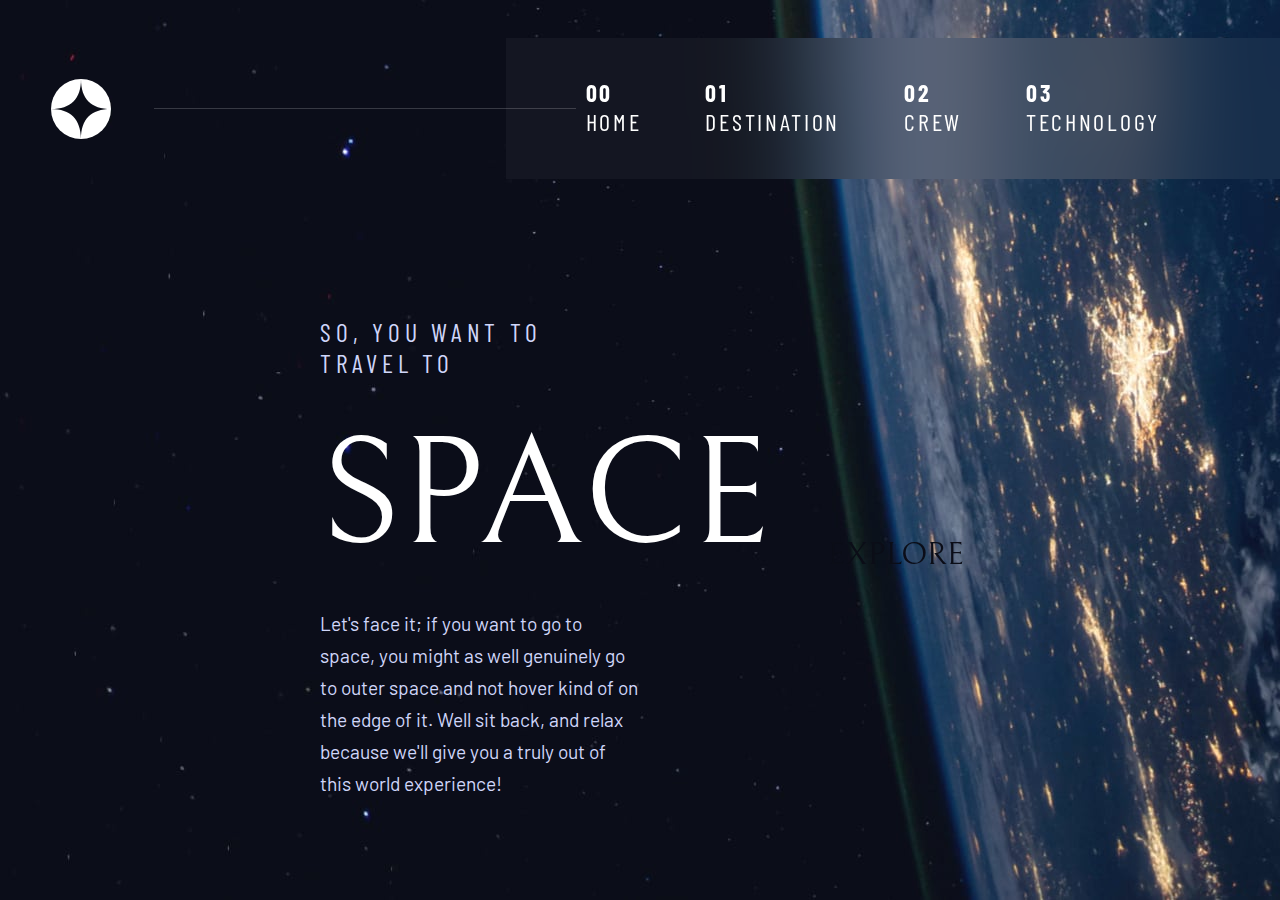
<file: index.html>
<!DOCTYPE html>
<html lang="en">
  <head>
    <meta charset="UTF-8" />
    <meta name="viewport" content="width=device-width, initial-scale=1.0" />
    <link rel="stylesheet" href="styles.css" />
    <title>Frontend Mentor | Space tourism website</title>
  </head>
  <body class="background-img">
    <header>
      <img
        id="logo"
        alt="ova logo with a star inside"
        src="starter-code/assets/shared/logo.svg"
      />
      <div id="line"></div>
      <nav roles="navigation">
        <!-- replace with the link -->
        <a class="nav-text" href="#" target="_blank" title="home"
          ><span id="bold-nav">00</span> Home</a
        >
        <a class="nav-text" href="#" target="_blank" title="destination"
          ><span id="bold-nav">01</span> Destination</a
        >
        <a class="nav-text" href="#" target="_blank" title="crew"
          ><span id="bold-nav">02</span> Crew</a
        >
        <a class="nav-text" href="#" target="_blank" title technology
          ><span id="bold-nav">03</span> Technology</a
        >
      </nav>
    </header>
    <main class="index-container">
      <div class="text-container">
        <p class="text-cap">So, you want to travel to</p>
        <h1 class="title-large">Space</h1>
        <p class="texts-normal">
          Let's face it; if you want to go to space, you might as well genuinely
          go to outer space and not hover kind of on the edge of it. Well sit
          back, and relax because we'll give you a truly out of this world
          experience!
        </p>
      </div>
      <div class="btn-container">
        <div class="btn">
          Explore
          <div class="btn-active"></div>
        </div>
      </div>
    </main>
  </body>
</html>
</file>
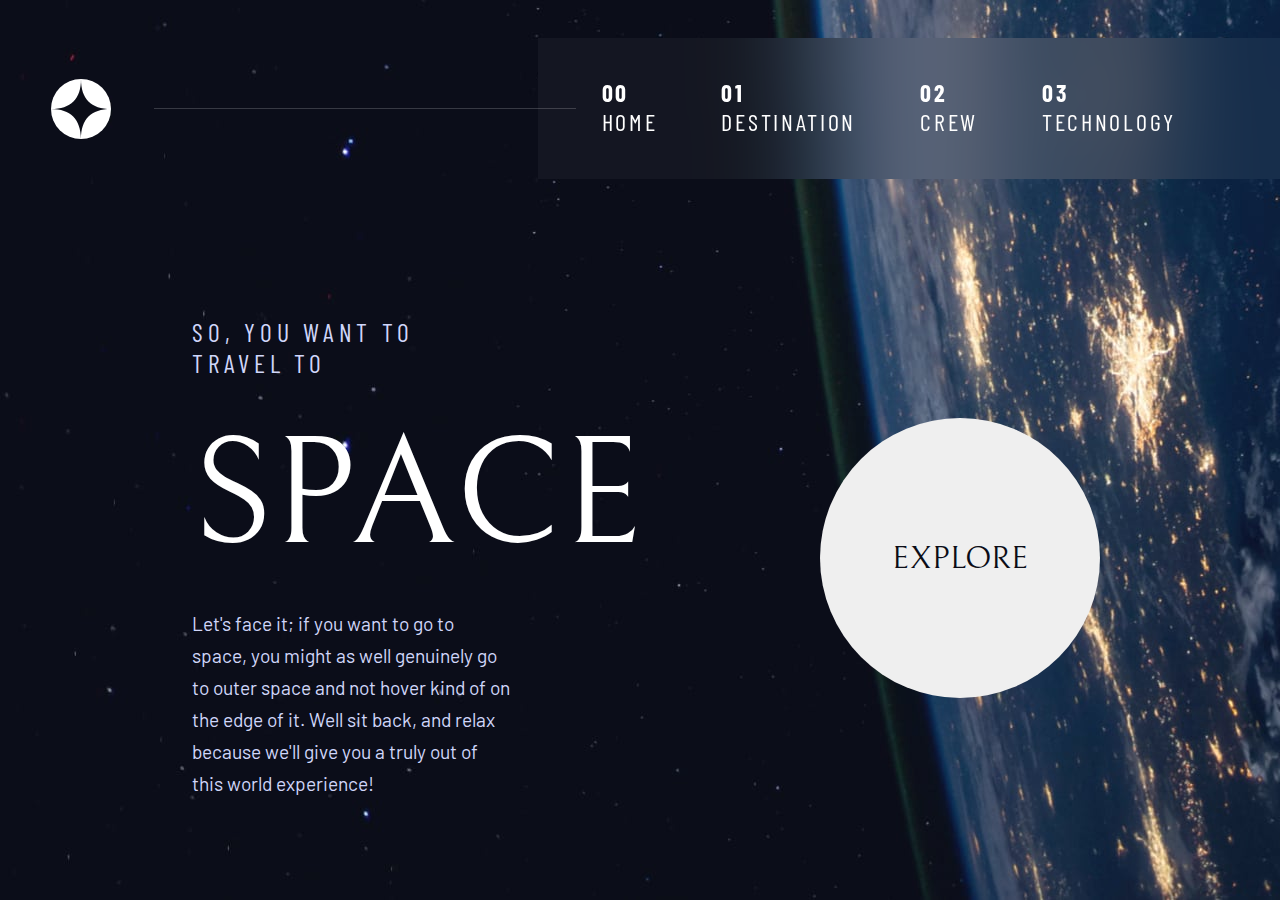
<file: starter-code/index.html>
<!DOCTYPE html>
<html lang="en">
  <head>
    <meta charset="UTF-8" />
    <meta name="viewport" content="width=device-width, initial-scale=1.0" />
    <link rel="stylesheet" href="styles.css" />
    <title>Frontend Mentor | Space tourism website</title>
  </head>
  <body class="background-img">
    <header>
      <img
        id="logo"
        alt="ova logo with a star inside"
        src="assets/shared/logo.svg"
      />
      <div id="line"></div>
      <nav roles="navigation">
        <!-- replace with the link -->
        <a class="nav-text" href="#" target="_blank" title="home"
          ><span id="bold-nav">00</span> Home</a
        >
        <a class="nav-text" href="#" target="_blank" title="destination"
          ><span id="bold-nav">01</span> Destination</a
        >
        <a class="nav-text" href="#" target="_blank" title="crew"
          ><span id="bold-nav">02</span> Crew</a
        >
        <a class="nav-text" href="#" target="_blank" title technology
          ><span id="bold-nav">03</span> Technology</a
        >
      </nav>
    </header>
    <main class="index-container">
      <div class="text-container">
        <p class="text-cap">So, you want to travel to</p>
        <h1 class="title-large">Space</h1>
        <p class="texts-normal">
          Let's face it; if you want to go to space, you might as well genuinely
          go to outer space and not hover kind of on the edge of it. Well sit
          back, and relax because we'll give you a truly out of this world
          experience!
        </p>
      </div>
      <div class="button-container">
        <button class="btn">Explore</button>
        <span class="btn-active"></span>
      </div>
    </main>
  </body>
</html>
</file>
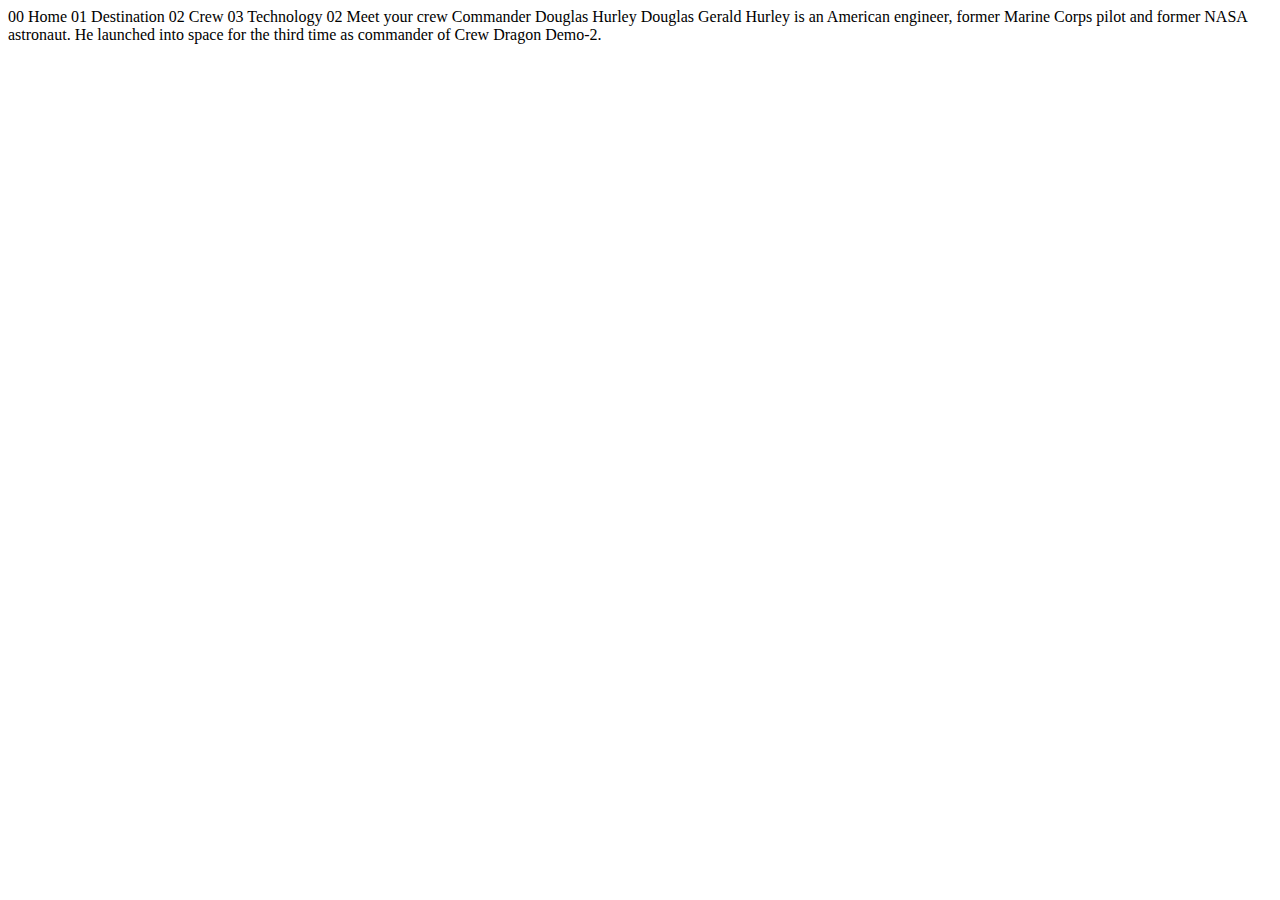
<file: starter-code/crew-commander.html>
<!DOCTYPE html>
<html lang="en">
<head>
  <meta charset="UTF-8">
  <meta name="viewport" content="width=device-width, initial-scale=1.0">

  <link rel="icon" type="image/png" sizes="32x32" href="./assets/favicon-32x32.png">
  
  <title>Frontend Mentor | Space tourism website</title>
</head>
<body>

  00 Home
  01 Destination
  02 Crew
  03 Technology

  02 Meet your crew

  Commander
  Douglas Hurley

  Douglas Gerald Hurley is an American engineer, former Marine Corps pilot 
  and former NASA astronaut. He launched into space for the third time as 
  commander of Crew Dragon Demo-2.
</body>
</html>
</file>
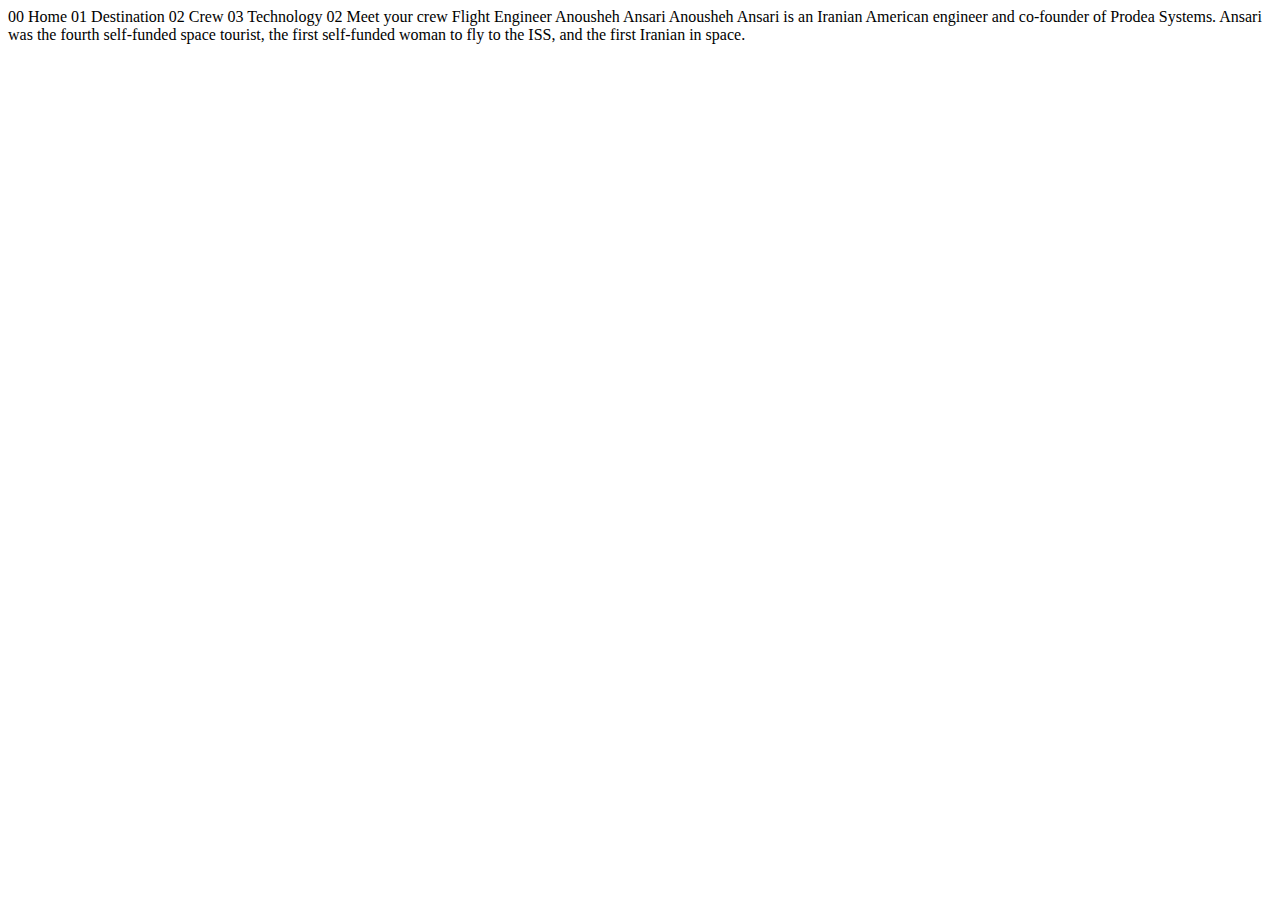
<file: starter-code/crew-engineer.html>
<!DOCTYPE html>
<html lang="en">
<head>
  <meta charset="UTF-8">
  <meta name="viewport" content="width=device-width, initial-scale=1.0">

  <link rel="icon" type="image/png" sizes="32x32" href="./assets/favicon-32x32.png">
  
  <title>Frontend Mentor | Space tourism website</title>
</head>
<body>

  00 Home
  01 Destination
  02 Crew
  03 Technology

  02 Meet your crew

  Flight Engineer
  Anousheh Ansari

  Anousheh Ansari is an Iranian American engineer and co-founder of Prodea Systems. 
  Ansari was the fourth self-funded space tourist, the first self-funded woman to 
  fly to the ISS, and the first Iranian in space. 
</body>
</html>
</file>
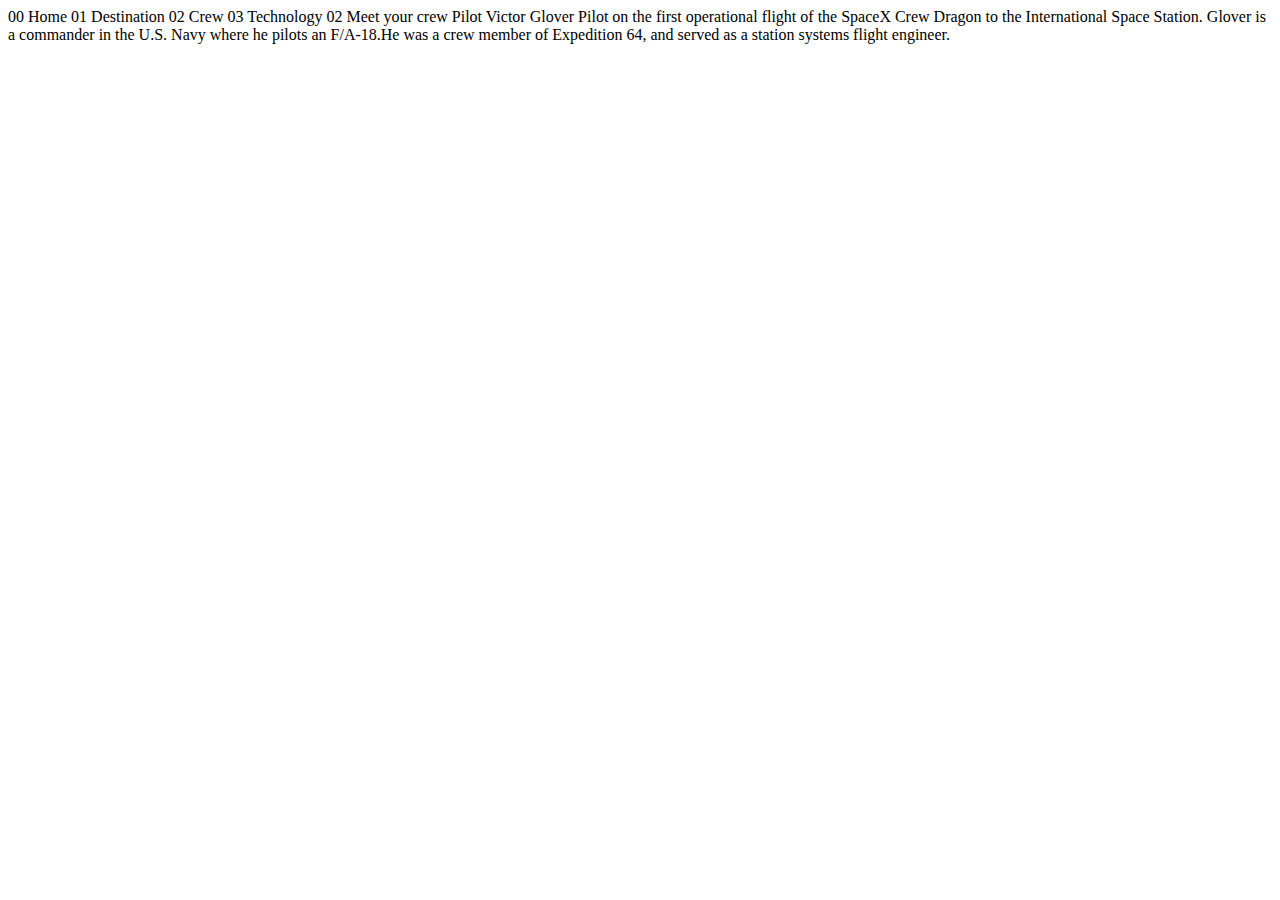
<file: starter-code/crew-pilot.html>
<!DOCTYPE html>
<html lang="en">
<head>
  <meta charset="UTF-8">
  <meta name="viewport" content="width=device-width, initial-scale=1.0">

  <link rel="icon" type="image/png" sizes="32x32" href="./assets/favicon-32x32.png">
  
  <title>Frontend Mentor | Space tourism website</title>
</head>
<body>

  00 Home
  01 Destination
  02 Crew
  03 Technology

  02 Meet your crew

  Pilot
  Victor Glover

  Pilot on the first operational flight of the SpaceX Crew Dragon to the 
  International Space Station. Glover is a commander in the U.S. Navy where 
  he pilots an F/A-18.He was a crew member of Expedition 64, and served as a 
  station systems flight engineer. 
</body>
</html>
</file>
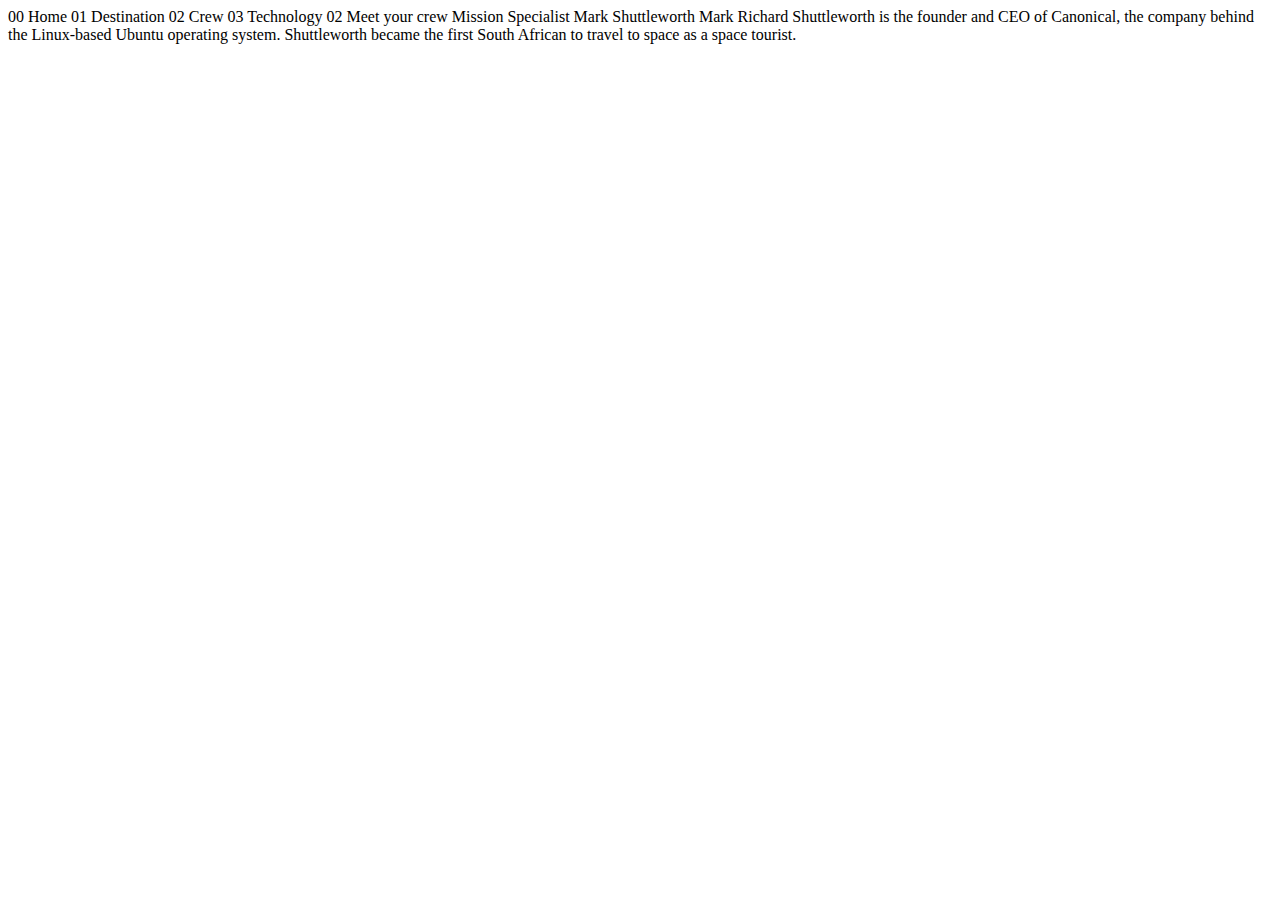
<file: starter-code/crew-specialist.html>
<!DOCTYPE html>
<html lang="en">
<head>
  <meta charset="UTF-8">
  <meta name="viewport" content="width=device-width, initial-scale=1.0">

  <link rel="icon" type="image/png" sizes="32x32" href="./assets/favicon-32x32.png">
  
  <title>Frontend Mentor | Space tourism website</title>
</head>
<body>

  00 Home
  01 Destination
  02 Crew
  03 Technology

  02 Meet your crew

  Mission Specialist
  Mark Shuttleworth

  Mark Richard Shuttleworth is the founder and CEO of Canonical, the company behind 
  the Linux-based Ubuntu operating system. Shuttleworth became the first South 
  African to travel to space as a space tourist.
</body>
</html>
</file>
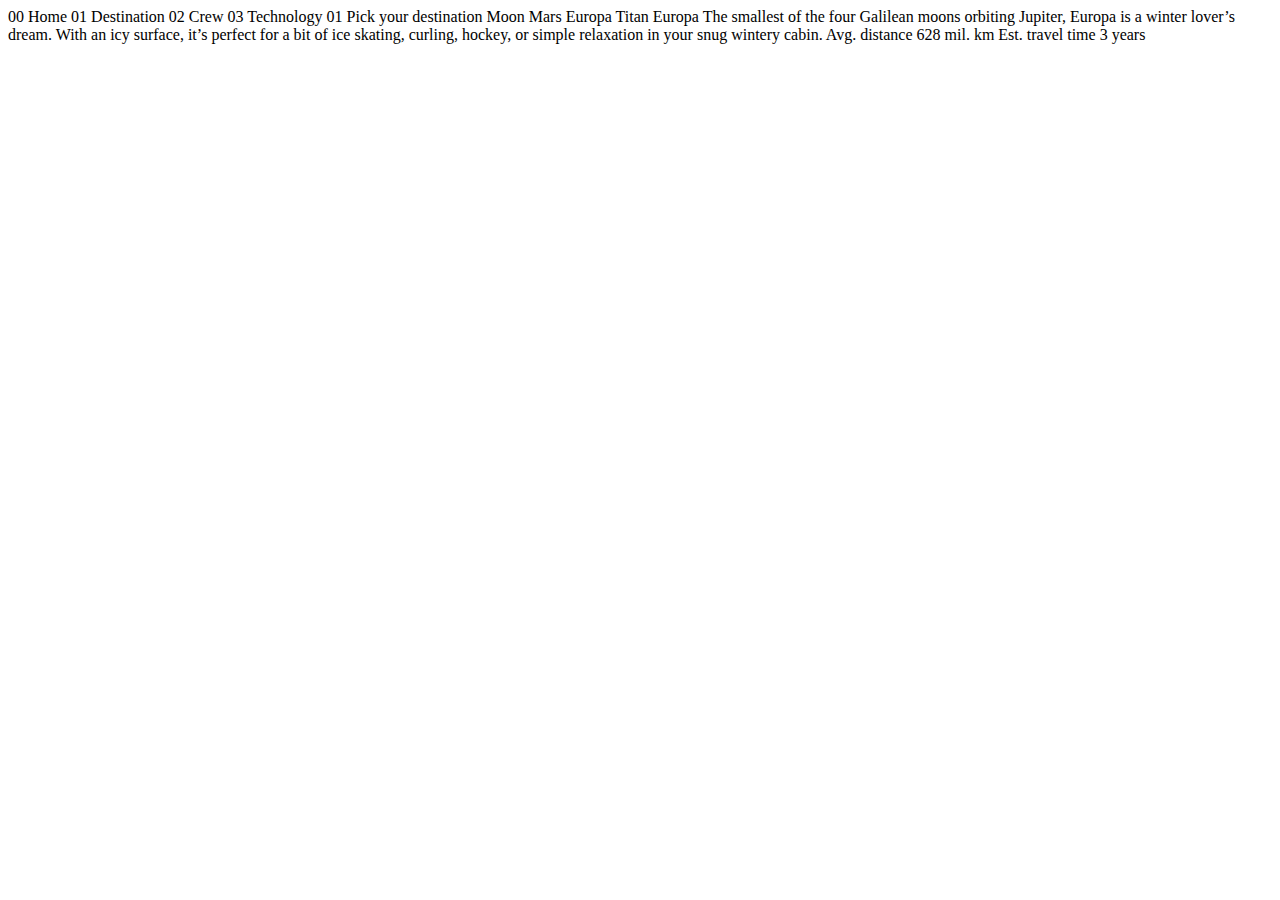
<file: starter-code/destination-europa.html>
<!DOCTYPE html>
<html lang="en">
<head>
  <meta charset="UTF-8">
  <meta name="viewport" content="width=device-width, initial-scale=1.0">

  <link rel="icon" type="image/png" sizes="32x32" href="./assets/favicon-32x32.png">
  
  <title>Frontend Mentor | Space tourism website</title>
</head>
<body>

  00 Home
  01 Destination
  02 Crew
  03 Technology

  01 Pick your destination

  Moon
  Mars
  Europa
  Titan

  Europa

  The smallest of the four Galilean moons orbiting Jupiter, Europa is a 
  winter lover’s dream. With an icy surface, it’s perfect for a bit of 
  ice skating, curling, hockey, or simple relaxation in your snug 
  wintery cabin.

  Avg. distance
  628 mil. km

  Est. travel time
  3 years
</body>
</html>
</file>
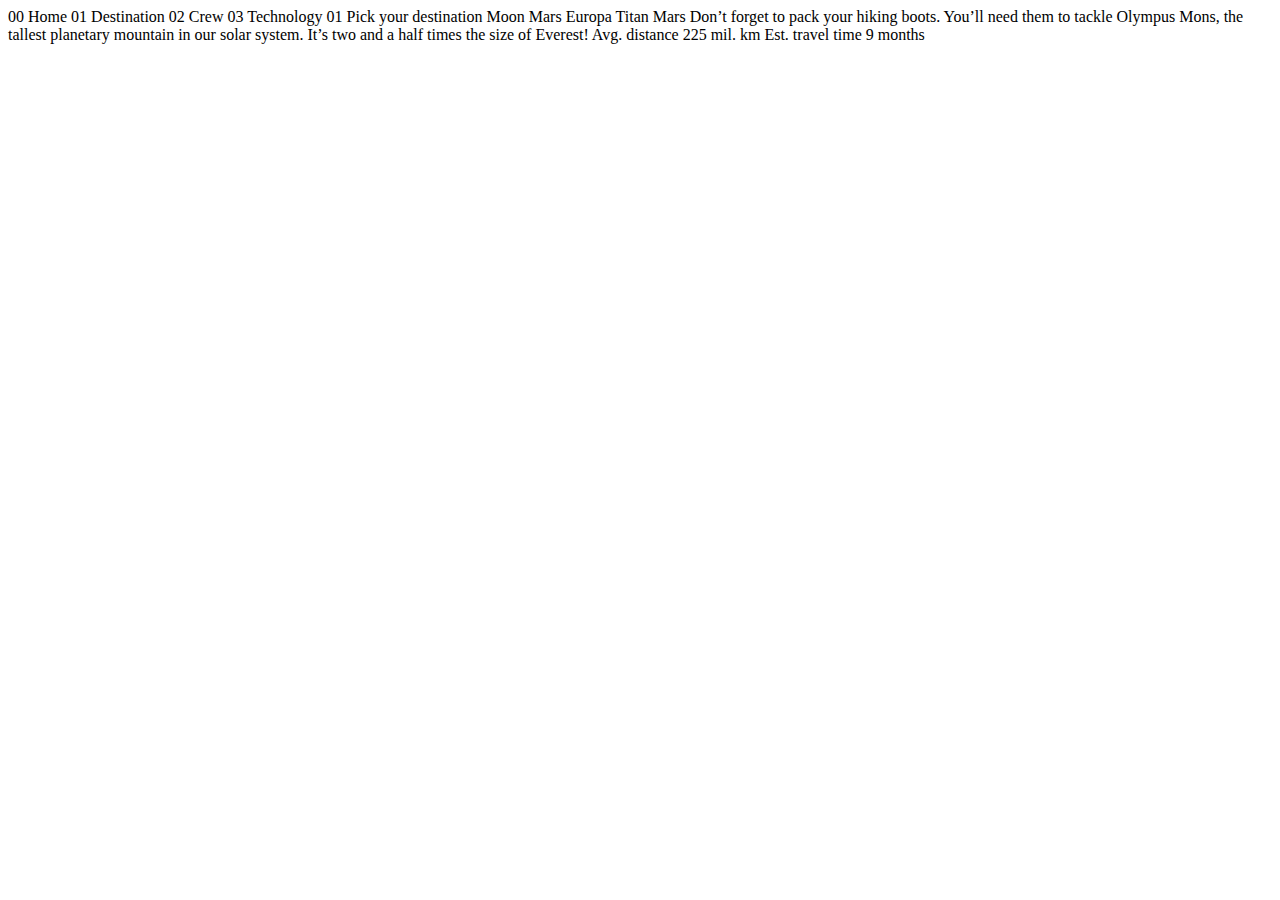
<file: starter-code/destination-mars.html>
<!DOCTYPE html>
<html lang="en">
<head>
  <meta charset="UTF-8">
  <meta name="viewport" content="width=device-width, initial-scale=1.0">

  <link rel="icon" type="image/png" sizes="32x32" href="./assets/favicon-32x32.png">
  
  <title>Frontend Mentor | Space tourism website</title>
</head>
<body>

  00 Home
  01 Destination
  02 Crew
  03 Technology

  01 Pick your destination

  Moon
  Mars
  Europa
  Titan

  Mars

  Don’t forget to pack your hiking boots. You’ll need them to tackle Olympus Mons, 
  the tallest planetary mountain in our solar system. It’s two and a half times 
  the size of Everest!

  Avg. distance
  225 mil. km

  Est. travel time
  9 months
</body>
</html>
</file>
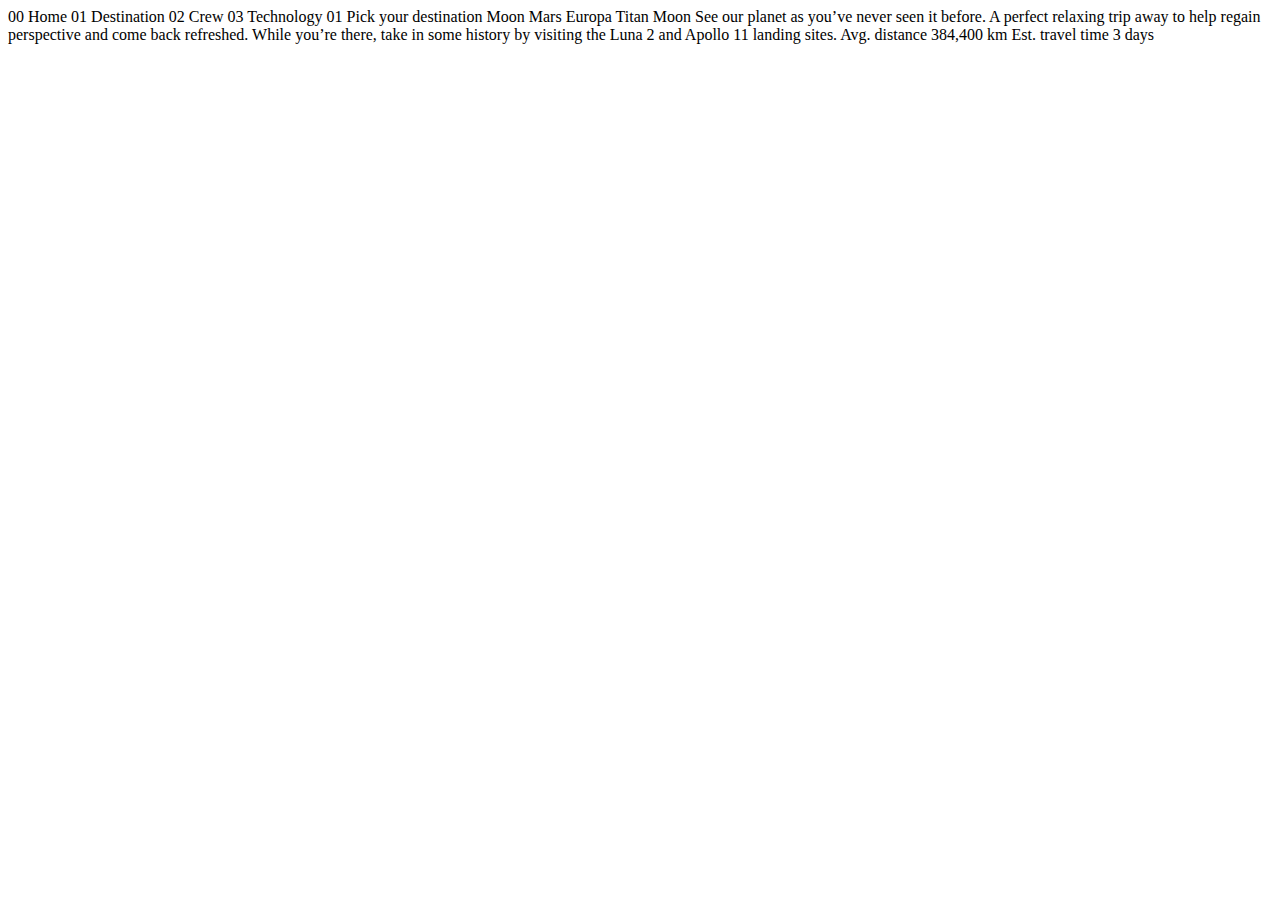
<file: starter-code/destination-moon.html>
<!DOCTYPE html>
<html lang="en">
<head>
  <meta charset="UTF-8">
  <meta name="viewport" content="width=device-width, initial-scale=1.0">

  <link rel="icon" type="image/png" sizes="32x32" href="./assets/favicon-32x32.png">
  
  <title>Frontend Mentor | Space tourism website</title>
</head>
<body>

  00 Home
  01 Destination
  02 Crew
  03 Technology

  01 Pick your destination

  Moon
  Mars
  Europa
  Titan

  Moon

  See our planet as you’ve never seen it before. A perfect relaxing trip away to help 
  regain perspective and come back refreshed. While you’re there, take in some history 
  by visiting the Luna 2 and Apollo 11 landing sites.

  Avg. distance
  384,400 km

  Est. travel time
  3 days
</body>
</html>
</file>
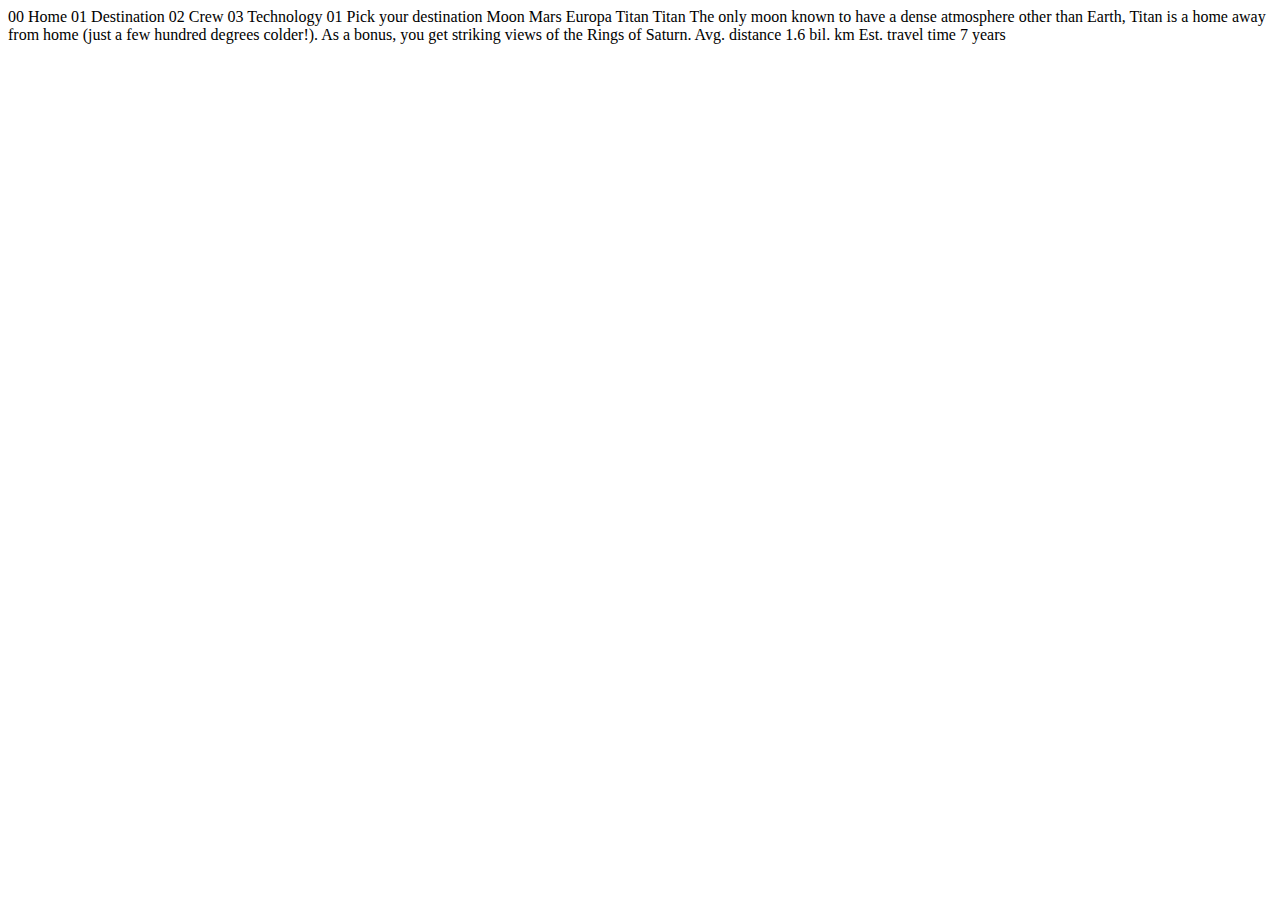
<file: starter-code/destination-titan.html>
<!DOCTYPE html>
<html lang="en">
<head>
  <meta charset="UTF-8">
  <meta name="viewport" content="width=device-width, initial-scale=1.0">

  <link rel="icon" type="image/png" sizes="32x32" href="./assets/favicon-32x32.png">
  
  <title>Frontend Mentor | Space tourism website</title>
</head>
<body>

  00 Home
  01 Destination
  02 Crew
  03 Technology

  01 Pick your destination

  Moon
  Mars
  Europa
  Titan

  Titan

  The only moon known to have a dense atmosphere other than Earth, Titan 
  is a home away from home (just a few hundred degrees colder!). As a 
  bonus, you get striking views of the Rings of Saturn.

  Avg. distance
  1.6 bil. km

  Est. travel time
  7 years
</body>
</html>
</file>
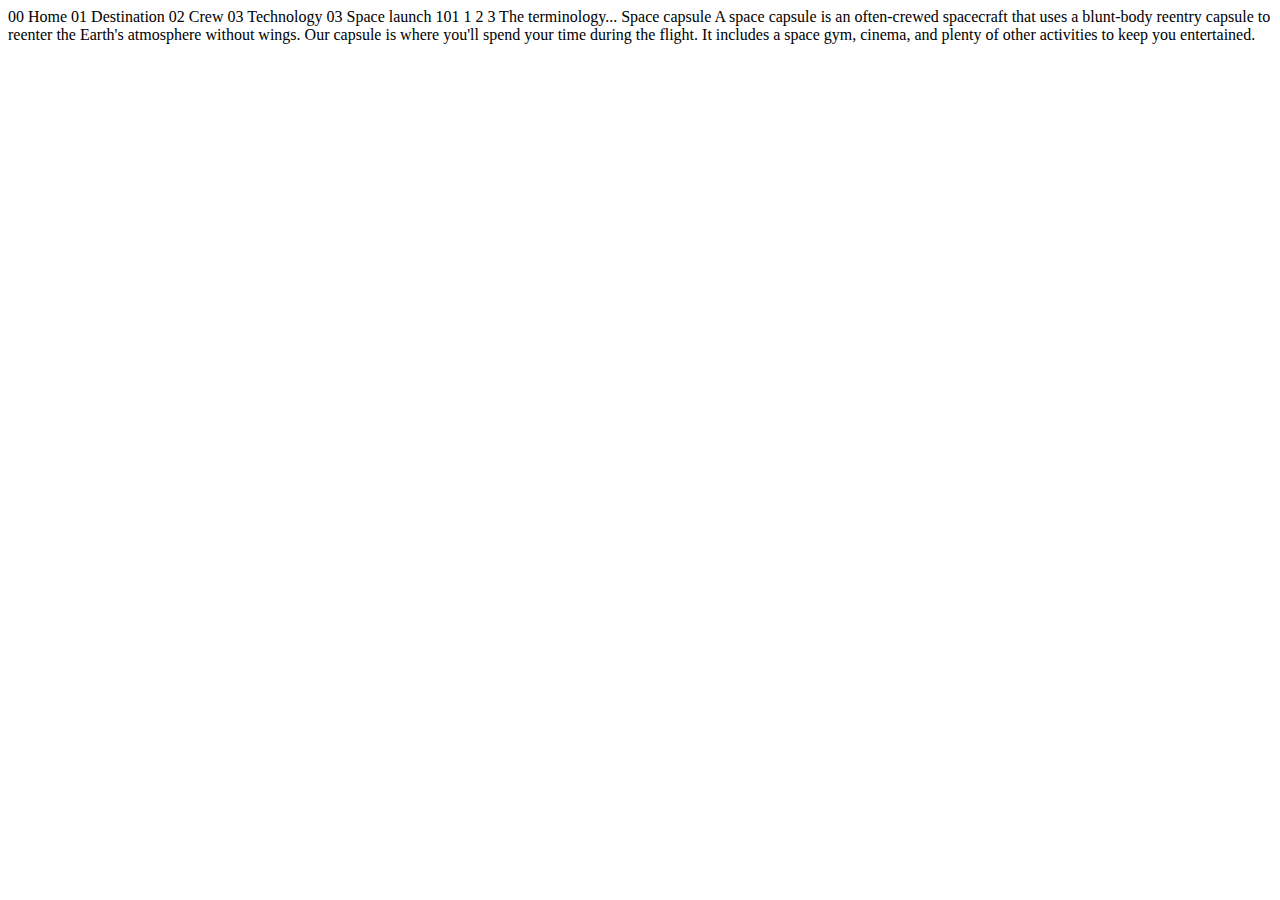
<file: starter-code/technology-capsule.html>
<!DOCTYPE html>
<html lang="en">
<head>
  <meta charset="UTF-8">
  <meta name="viewport" content="width=device-width, initial-scale=1.0">

  <link rel="icon" type="image/png" sizes="32x32" href="./assets/favicon-32x32.png">
  
  <title>Frontend Mentor | Space tourism website</title>
</head>
<body>

  00 Home
  01 Destination
  02 Crew
  03 Technology

  03 Space launch 101

  1
  2
  3

  The terminology...
  Space capsule

  A space capsule is an often-crewed spacecraft that uses a blunt-body reentry 
  capsule to reenter the Earth's atmosphere without wings. Our capsule is where 
  you'll spend your time during the flight. It includes a space gym, cinema, 
  and plenty of other activities to keep you entertained.
</body>
</html>
</file>
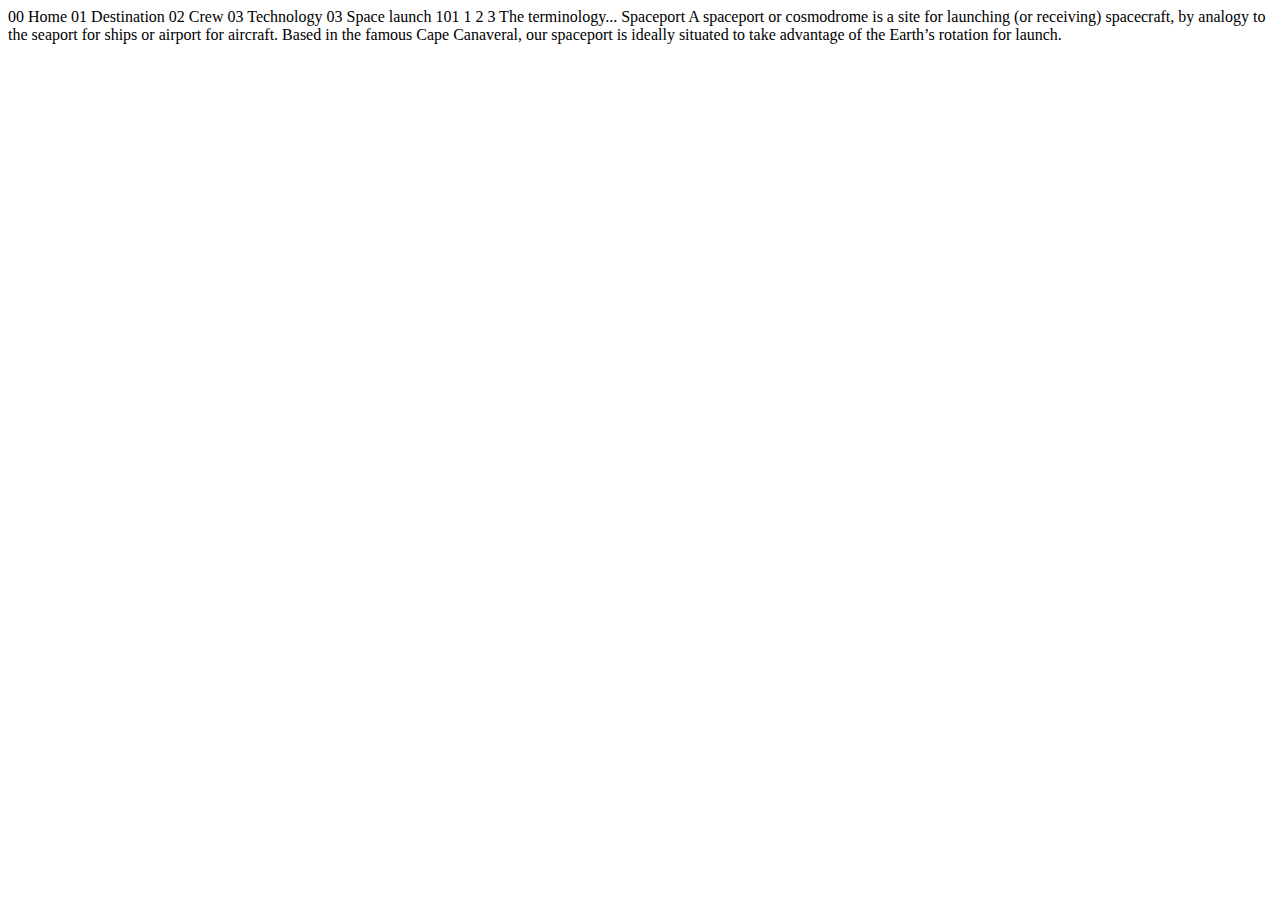
<file: starter-code/technology-spaceport.html>
<!DOCTYPE html>
<html lang="en">
<head>
  <meta charset="UTF-8">
  <meta name="viewport" content="width=device-width, initial-scale=1.0">

  <link rel="icon" type="image/png" sizes="32x32" href="./assets/favicon-32x32.png">
  
  <title>Frontend Mentor | Space tourism website</title>
</head>
<body>

  00 Home
  01 Destination
  02 Crew
  03 Technology

  03 Space launch 101

  1
  2
  3

  The terminology...
  Spaceport

  A spaceport or cosmodrome is a site for launching (or receiving) spacecraft, 
  by analogy to the seaport for ships or airport for aircraft. Based in the 
  famous Cape Canaveral, our spaceport is ideally situated to take advantage 
  of the Earth’s rotation for launch.
</body>
</html>
</file>
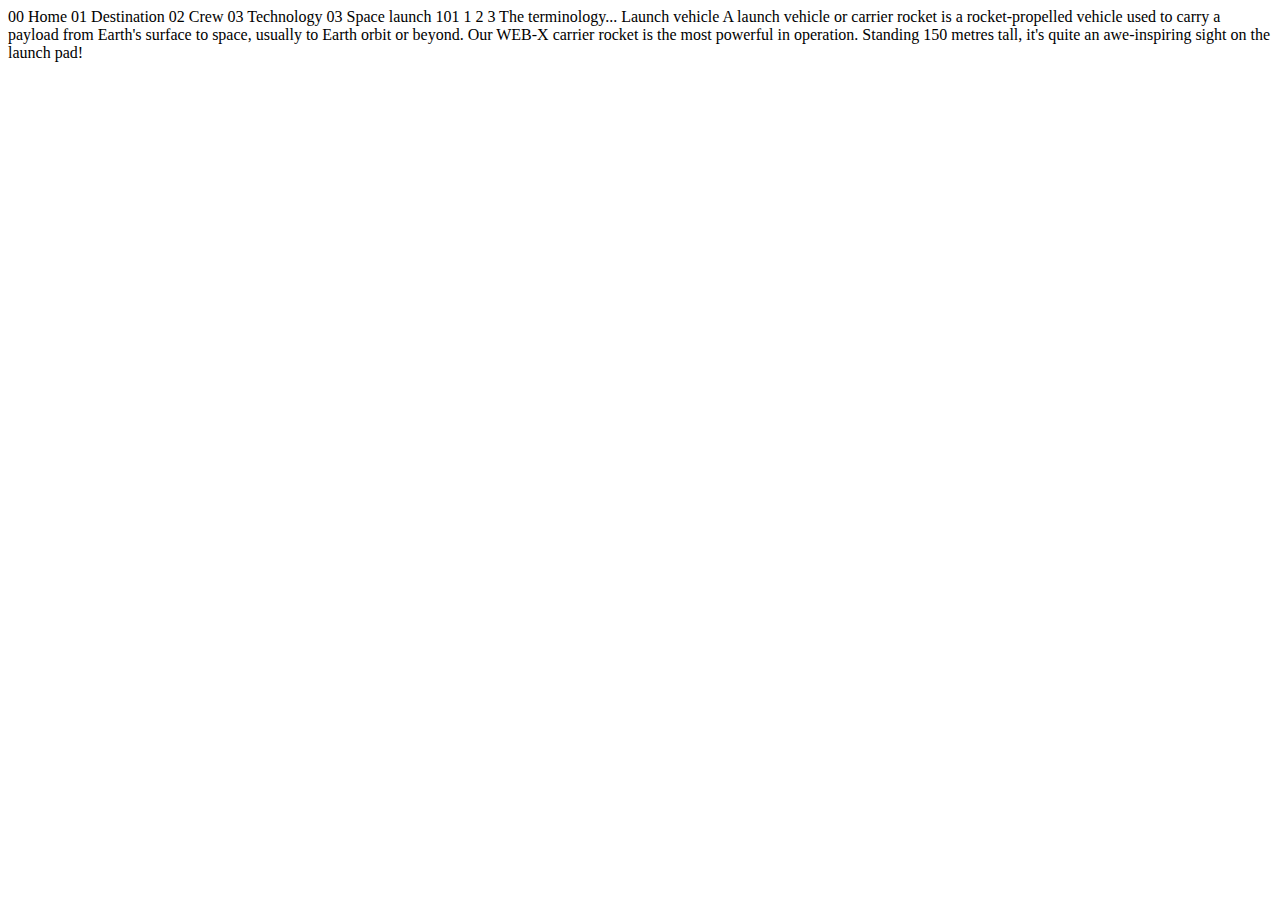
<file: starter-code/technology-vehicle.html>
<!DOCTYPE html>
<html lang="en">
<head>
  <meta charset="UTF-8">
  <meta name="viewport" content="width=device-width, initial-scale=1.0">

  <link rel="icon" type="image/png" sizes="32x32" href="./assets/favicon-32x32.png">
  
  <title>Frontend Mentor | Space tourism website</title>
</head>
<body>

  00 Home
  01 Destination
  02 Crew
  03 Technology

  03 Space launch 101

  1
  2
  3

  The terminology...
  Launch vehicle

  A launch vehicle or carrier rocket is a rocket-propelled vehicle used to carry a 
  payload from Earth's surface to space, usually to Earth orbit or beyond. Our 
  WEB-X carrier rocket is the most powerful in operation. Standing 150 metres tall, 
  it's quite an awe-inspiring sight on the launch pad!
</body>
</html>
</file>
<file: styles.css>
/* import main font */
@import url('https://fonts.googleapis.com/css2?family=Bellefair&display=swap');

/* import nav font */
@import url('https://fonts.googleapis.com/css2?family=Barlow+Condensed:wght@200&display=swap');
/* import body font  */
@import url('https://fonts.googleapis.com/css2?family=Barlow&display=swap');

:root {
    --white: #FFFFFF;
    --para-white: rgba(255, 255, 255, 0.205);
    --hover-white:rgba(255, 255, 255, 0.5);
    --glass-effect:rgba(255, 255, 255, 0.04);
    --line: rgba(255, 255, 255, 0.185);
    --text-blue: #D0D6F9;
    --space-black: #0B0D17;
    --none-color: rgba(255, 255, 255, 0);
}

* {
    font-family: 'Bellefair', serif;
    margin: 0;
    padding: 0;
    color: var(--white);
    /* outline: red 1px solid; */
}

.background-img {
    position: absolute;
    background-image: url(starter-code/assets/home/background-home-desktop.jpg);
    background-attachment: fixed;
    background-repeat: no-repeat;
    background-size: cover;
}

body {
    width: 100%;
    height: 100vh;
    max-height: 100vh;
}

header {
    display: flex;
    justify-content: space-between;
    align-items: center;
    margin-top: 3%;
    max-width: 100%;

}

#logo {
    width: 60px;
    height: 60px;
    padding: 1.5% 1.5% 1.5% 4%;
}

#line {
    width: 33%;
    height: 1px;
    background-color: var(--line);
    z-index: 5;
    position: fixed;
    margin-left: 12%;
}

nav {
    display: flex;
    justify-content: space-evenly;
    align-items: center;
    background-color: var(--glass-effect);
    backdrop-filter: blur(50px);
    padding: 0 3rem;
    width: 53%;
}

#bold-nav {
    font-family: 'Barlow Condensed', sans-serif;
    font-weight: bold;
}

a {
    text-decoration:none;
}

nav a:hover {
    border-bottom: var(--para-white) 3px solid;
    transition: all 0.3s ease-in-out;
}

nav a:active {
    border-bottom: var(--white) 3px solid;
}

.nav-active {
    border-bottom: var(--white) 3px solid;
}

.nav-text {
    font-family: 'Barlow Condensed', sans-serif;
    letter-spacing: 2.7px;
    font-size: 1.5rem;
    text-transform: uppercase;
    padding: 2.5rem 0 2.5rem 0;
    margin: 0 2rem 0 2rem;
    border-bottom: var(--none-color) 3px solid;
}

.nav-text:last-child {
    margin-right: 5rem;
}

.text-cap {
    font-family: 'Barlow Condensed', sans-serif;
    letter-spacing: 4.75px;
    font-size: 1.6rem;
    text-transform: uppercase;
    color: var(--text-blue);
    margin-bottom: 2rem;
}

.title-large {
    text-transform: uppercase;
    font-size: 9.5rem;
    font-weight: normal;
    margin-bottom: 1.5rem
}

.texts-normal {
    font-family: 'Barlow', sans-serif;
    font-size: 1.2rem;
    line-height: 2rem;
    color: var(--text-blue)
}

.index-container {
    display: flex;
    flex-wrap: wrap;
    width: 100%;
    height: 70vh;
    align-items: center;
    justify-content: space-evenly;
    margin-top: 5%;
}

.text-container {
    position: relative;
    width: 25%;
}

.btn-container {
    position: relative;
}

.btn {
    color: var(--space-black);
    text-transform: uppercase;
    text-align: center;
    font-size: 2rem;
    width: 8em;
    height: 8em;
    border: none;
    border-radius: 50%;
    cursor: pointer;
    /* position: relative; */
    position: fixed;
    bottom: 10%;
    right:10%;
    transform: translate(-50%, -50%);
    z-index: 2;
    display: flex;
    justify-content: center;
    align-items: center;
}

.btn:hover + .btn-active{
    display: flex;
    opacity: 1;
}

.btn-active {
    position: absolute;
    width: 25em;
    height: 25em;
    border-radius: 50%;
    background-color: var(--para-white);
    top: 47%;
    right: 2.5%;
    z-index: 1;
    opacity: 0;
    transition: all 0.3s ease;
}

/* media selector need to change later */
@media (max-width: 1500px) and (orientation: portrait) {
    .background-img {
        position: absolute;
        background-image: url(starter-code/assets/home/background-home-tablet.jpg);
        background-attachment: fixed;
        background-repeat: no-repeat;
        background-size: cover;
    }

    #line {
        display: none;
    }

    #bold-nav {
        display: none;
    }

    header {
        margin: 0;
    }

    .nav-text {
        padding: 2.8rem 0 2.8rem 0;
        font-size: 0.5rem;
    }

    .nav-text:last-child {
        margin-right: 1rem;
    }

    .index-container {
        display: flex;
        flex-direction: column;
        flex-wrap: wrap;
        width: 100%;
        align-items: center;
        justify-content: space-between;
        margin-top: 5%;
    }

    .text-container {
        position: relative;
        width: 80%;
    }

    .texts-normal {
        text-align: center;
    }

    .btn  {
        display:none;
    }
}
</file>
<file: starter-code/styles.css>
/* import main font */
@import url('https://fonts.googleapis.com/css2?family=Bellefair&display=swap');

/* import nav font */
@import url('https://fonts.googleapis.com/css2?family=Barlow+Condensed:wght@200&display=swap');
/* import body font  */
@import url('https://fonts.googleapis.com/css2?family=Barlow&display=swap');

:root {
    --white: #FFFFFF;
    --para-white: rgba(255, 255, 255, 0.205);
    --hover-white:rgba(255, 255, 255, 0.5);
    --glass-effect:rgba(255, 255, 255, 0.04);
    --line: rgba(255, 255, 255, 0.185);
    --text-blue: #D0D6F9;
    --space-black: #0B0D17;
    --none-color: rgba(255, 255, 255, 0);
}

* {
    font-family: 'Bellefair', serif;
    margin: 0;
    padding: 0;
    color: var(--white);
    /* outline: red 1px solid; */
}

.background-img {
    position: absolute;
    background-image: url(assets/home/background-home-desktop.jpg);
    background-attachment: fixed;
    background-repeat: no-repeat;
    background-size: cover;
}

body {
    width: 100%;
    height: 100vh;
    max-height: 100vh;
}

header {
    display: flex;
    justify-content: space-between;
    align-items: center;
    margin-top: 3%;
    max-width: 100%;

}

#logo {
    width: 60px;
    height: 60px;
    padding: 1.5% 1.5% 1.5% 4%;
}

#line {
    width: 33%;
    height: 1px;
    background-color: var(--line);
    z-index: 5;
    position: fixed;
    margin-left: 12%;
}

nav {
    display: flex;
    justify-content: space-evenly;
    align-items: center;
    background-color: var(--glass-effect);
    backdrop-filter: blur(50px);
    padding: 0 2rem;
    width: 53%;
}

#bold-nav {
    font-family: 'Barlow Condensed', sans-serif;
    font-weight: bold;
}

a {
    text-decoration:none;
}

nav a:hover {
    border-bottom: var(--para-white) 3px solid;
    transition: all 0.3s ease-in-out;
}

nav a:active {
    border-bottom: var(--white) 3px solid;
}

.nav-text {
    font-family: 'Barlow Condensed', sans-serif;
    letter-spacing: 2.7px;
    font-size: 1.5rem;
    text-transform: uppercase;
    padding: 2.5rem 0 2.5rem 0;
    margin: 0 2rem 0 2rem;
    border-bottom: var(--none-color) 3px solid;
}

.nav-text:last-child {
    margin-right: 5rem;
}

.text-cap {
    font-family: 'Barlow Condensed', sans-serif;
    letter-spacing: 4.75px;
    font-size: 1.6rem;
    text-transform: uppercase;
    color: var(--text-blue);
    margin-bottom: 2rem;
}

.title-large {
    text-transform: uppercase;
    font-size: 9.5rem;
    font-weight: normal;
    margin-bottom: 1.5rem
}

.texts-normal {
    font-family: 'Barlow', sans-serif;
    font-size: 1.2rem;
    line-height: 2rem;
    color: var(--text-blue)
}

.index-container {
    display: flex;
    flex-wrap: wrap;
    width: 100%;
    height: 70vh;
    align-items: center;
    justify-content: space-between;
    margin-top: 5%;
}

.text-container {
    position: relative;
    width: 25%;
    left: 15%;
}

.button-container {
    position: relative;
    right: 25%;
}

.btn {
    color: var(--space-black);
    text-transform: uppercase;
    text-align: center;
    font-size: 2rem;
    width: 280px;
    height: 280px;
    border: none;
    border-radius: 50%;
    cursor: pointer;
    position: absolute;
    top: 50%;
    left: 50%;
    transform: translate(-50%, -50%);
    z-index: 2;
}

.btn:hover + .btn-active{
    display: block;
    opacity: 1;
}

.btn-active {
    position: absolute;
    width: 420px;
    height: 420px;
    border-radius: 50%;
    background-color: var(--para-white);
    top: 50%;
    left: 50%;
    transform: translate(-50%, -50%);
    z-index: 1;
    opacity: 0;
    transition: all 0.3s ease;
}
</file>
